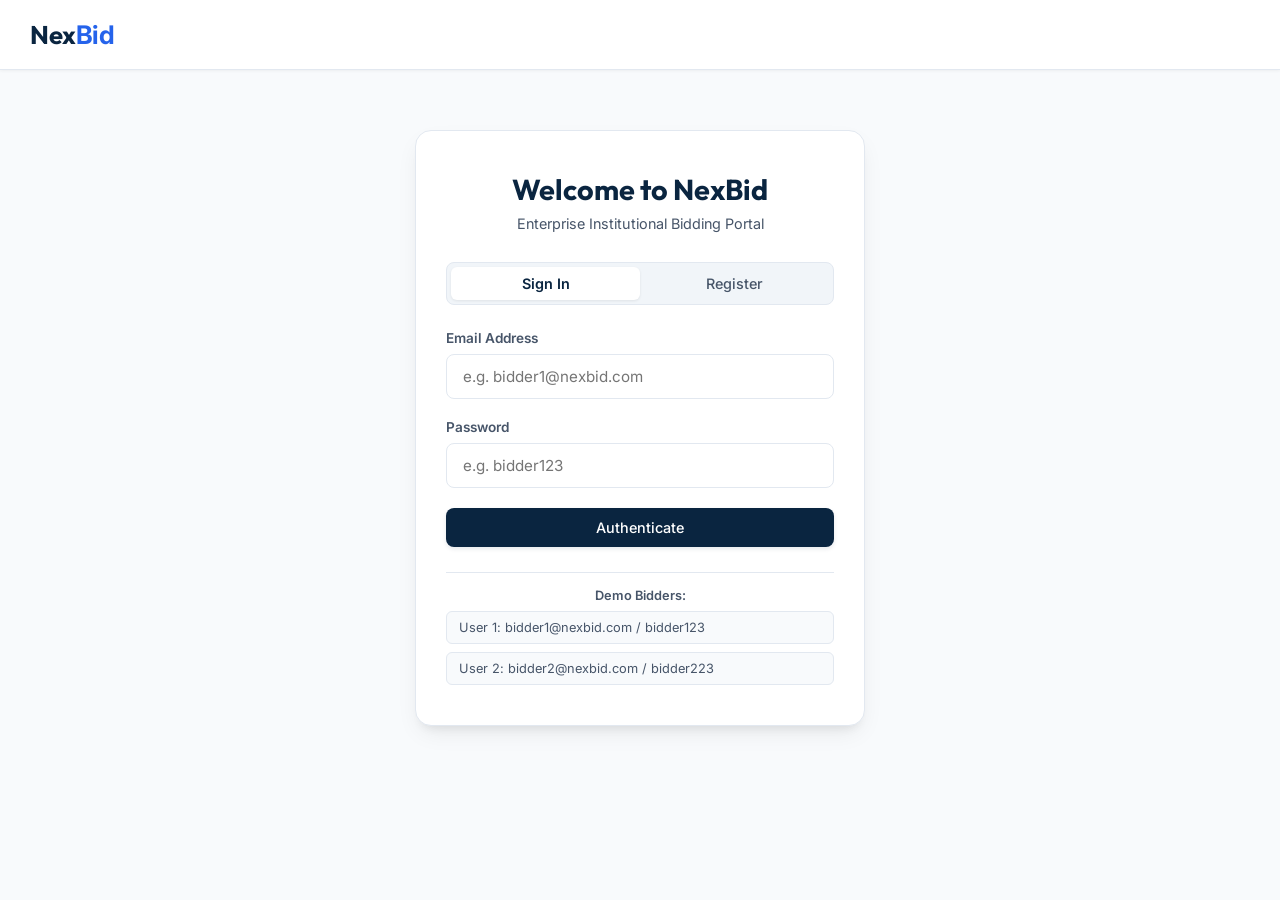
<file: app/static/index.html>
<!DOCTYPE html>
<html lang="en">
<head>
    <meta charset="UTF-8">
    <meta name="viewport" content="width=device-width, initial-scale=1.0">
    <title>NexBid - Bidding Floor</title>
    <!-- Google Fonts -->
    <link rel="preconnect" href="https://fonts.googleapis.com">
    <link rel="preconnect" href="https://fonts.gstatic.com" crossorigin>
    <link href="https://fonts.googleapis.com/css2?family=Inter:wght@300;400;500;600;700&family=Outfit:wght@400;600;700;800&display=swap" rel="stylesheet">
    <!-- Main Style Sheet -->
    <link rel="stylesheet" href="style.css?v=2">
</head>
<body>
    <div class="background-glows">
        <div class="glow glow-1"></div>
        <div class="glow glow-2"></div>
    </div>

    <!-- Header / Navbar -->
    <header class="navbar">
        <div class="nav-container">
            <h1 class="logo" id="nav-logo" style="cursor: pointer;" onclick="exitPortal()">Nex<span>Bid</span></h1>
            <div style="display: flex; gap: 15px; align-items: center;">
                <button id="btn-exit-portal" onclick="exitPortal()" class="btn btn-secondary btn-sm hidden">← Select Bank</button>
                <div id="user-profile" class="user-profile hidden">
                    <span class="role-badge" id="nav-role">User</span>
                    <span class="user-name" id="nav-username">username</span>
                    <button onclick="logout()" class="btn btn-secondary btn-sm">Sign Out</button>
                </div>
            </div>
        </div>
    </header>

    <main class="container">
        <!-- 1. Authentication View -->
        <section id="auth-section" class="auth-card">
            <div class="auth-header">
                <h2>Welcome to NexBid</h2>
                <p>Enterprise Institutional Bidding Portal</p>
            </div>
            
            <div class="auth-tabs">
                <button id="tab-login" class="tab-btn active" onclick="switchAuthTab('login')">Sign In</button>
                <button id="tab-register" class="tab-btn" onclick="switchAuthTab('register')">Register</button>
            </div>

            <!-- Login Form -->
            <form id="login-form" onsubmit="handleLogin(event)" class="auth-form">
                <div class="form-group">
                    <label for="login-email">Email Address</label>
                    <input type="email" id="login-email" required placeholder="e.g. bidder1@nexbid.com">
                </div>
                <div class="form-group">
                    <label for="login-password">Password</label>
                    <input type="password" id="login-password" required placeholder="e.g. bidder123">
                </div>
                <button type="submit" class="btn btn-primary btn-block">Authenticate</button>
                
                <div class="quick-credentials">
                    <p>Demo Bidders:</p>
                    <div class="credential-tags">
                        <span onclick="fillCredentials('bidder1@nexbid.com', 'bidder123')">User 1: bidder1@nexbid.com / bidder123</span>
                        <span onclick="fillCredentials('bidder2@nexbid.com', 'bidder223')">User 2: bidder2@nexbid.com / bidder223</span>
                    </div>
                </div>
            </form>

            <!-- Register Form -->
            <form id="register-form" onsubmit="handleRegister(event)" class="auth-form hidden">
                <div class="form-group">
                    <label for="reg-fullname">Full Name</label>
                    <input type="text" id="reg-fullname" required placeholder="e.g. John Doe">
                </div>
                <div class="form-group">
                    <label for="reg-username">Username</label>
                    <input type="text" id="reg-username" required placeholder="Min 3 characters">
                </div>
                <div class="form-group">
                    <label for="reg-email">Email Address</label>
                    <div style="display: flex; gap: 10px;">
                        <input type="email" id="reg-email" required placeholder="email@nexbid.com" style="flex: 1;">
                        <button type="button" id="btn-send-otp" class="btn btn-secondary" style="font-size: 0.85rem; padding: 0 15px;" onclick="sendOTP('bidder')">Send OTP</button>
                    </div>
                </div>
                <div class="form-group hidden" id="otp-container">
                    <label for="reg-otp">OTP Verification Code</label>
                    <input type="text" id="reg-otp" placeholder="Enter 6-digit code">
                </div>
                <div class="form-group">
                    <label for="reg-mobile">Mobile Number</label>
                    <input type="text" id="reg-mobile" required placeholder="e.g. +1 555 555 5555">
                </div>
                <div class="form-group">
                    <label for="reg-address">Address</label>
                    <input type="text" id="reg-address" required placeholder="e.g. 123 Main St, Springfield">
                </div>
                <div class="form-group">
                    <label for="reg-password">Password</label>
                    <input type="password" id="reg-password" required placeholder="Min 6 characters">
                </div>
                <button type="submit" class="btn btn-primary btn-block">Create Account</button>
            </form>
            <div id="auth-error" class="error-text hidden" style="margin-top:15px; text-align:center;"></div>
        </section>

        <!-- 2. Bank Portal Selection Directory (Shown only after login) -->
        <section id="tenant-directory" class="auth-card hidden">
            <div class="auth-header">
                <h2>Select Bank</h2>
                <p>Choose an institutional partner to bid on assets</p>
            </div>
            <div id="banks-grid" class="banks-grid">
                <!-- Banks loaded dynamically -->
                <div class="empty-state">Loading partner bank registries...</div>
            </div>
        </section>

        <!-- 3. Access Status Feedback Panel -->
        <section id="access-status-section" class="auth-card hidden" style="max-width: 500px; margin: 40px auto; text-align: center;">
            <div class="auth-header">
                <h2 id="access-status-title">Access Request</h2>
                <p id="access-status-description" class="subtitle" style="margin-top: 10px;"></p>
            </div>
            <div id="access-action-container" style="margin-top: 20px;"></div>
            <button onclick="exitPortal()" class="btn btn-secondary btn-sm" style="margin-top: 25px;">← Return to Bank Directory</button>
        </section>

        <!-- 4. User Bidding Dashboard (Shown when approved access to selected bank) -->
        <section id="user-dashboard" class="dashboard-section hidden">
            <div class="dashboard-header">
                <div>
                    <h2 id="dashboard-bank-title">Market Order Book</h2>
                    <p class="subtitle">Live-updating bidding floor. All bids validated in-memory and synchronized in real-time.</p>
                </div>
                <div class="ws-status">
                    <span class="status-dot disconnected" id="ws-dot"></span>
                    <span id="ws-status-text">Connecting...</span>
                </div>
            </div>

            <!-- Live Bid Stream -->
            <div class="auctions-wrapper">
                <h3 class="section-title">Active Liquidation Rounds</h3>
                <div id="user-auctions-grid" class="auctions-grid">
                    <div class="empty-state">No active auctions at this time. Wait for partner bank to list assets.</div>
                </div>
            </div>
        </section>
    </main>

    <!-- Global Toast Alert Container -->
    <div id="toast-container" class="toast-container"></div>

    <!-- Detailed Auction View Overlay Modal -->
    <div id="detail-modal" class="detail-modal hidden">
        <div class="detail-modal-backdrop" onclick="closeAuctionDetail()"></div>
        <div class="detail-modal-content glass-card">
            <div class="detail-modal-header">
                <h2 id="detail-title">Asset Liquidation Details</h2>
                <button onclick="closeAuctionDetail()" class="btn btn-secondary btn-sm">Close Console</button>
            </div>
            
            <div class="detail-grid">
                <!-- Left: Asset Stats & Bidding form -->
                <div class="detail-main">
                    <div class="detail-info-block">
                        <span class="label">Time Remaining</span>
                        <div id="detail-timer" class="detail-timer-val">Calculating...</div>
                    </div>
                    <div class="detail-info-block">
                        <span class="label">Collateral Description</span>
                        <p id="detail-desc" class="detail-desc-text">Full description details...</p>
                    </div>
                    <div class="detail-pricing-grid">
                        <div class="detail-info-block">
                            <span class="label">Starting Price</span>
                            <div id="detail-start-price" class="detail-val">₹0.00</div>
                        </div>
                        <div class="detail-info-block">
                            <span class="label">Current Price</span>
                            <div id="detail-current-price" class="detail-val highlight">₹0.00</div>
                            <div class="highest-bidder-label">
                                Bidder ID: <span id="detail-bidder-id">None</span>
                            </div>
                        </div>
                    </div>

                    <!-- Place Bid Panel -->
                    <div class="bid-panel">
                        <h3>Submit Bidding Order</h3>
                        <form onsubmit="handlePlaceDetailBid(event)">
                            <div class="bid-input-container">
                                <span class="currency-symbol">₹</span>
                                <input type="number" step="0.01" id="bid-amount-input" required placeholder="0.00">
                                <button type="submit" class="btn btn-primary">Place Bid</button>
                            </div>
                            <span class="bid-guidance" id="detail-min-bid-help">Specify amount higher than current price.</span>
                        </form>
                    </div>
                </div>

                <!-- Right: Asset Bid History List -->
                <div class="detail-sidebar">
                    <h3>Bidding History</h3>
                    <div id="detail-bids-list" class="ledger-stream">
                        <div class="ledger-placeholder">No bids recorded yet.</div>
                    </div>
                </div>
            </div>
        </div>
    </div>

    <!-- JS code -->
    <script src="script.js"></script>
</body>
</html>
</file>
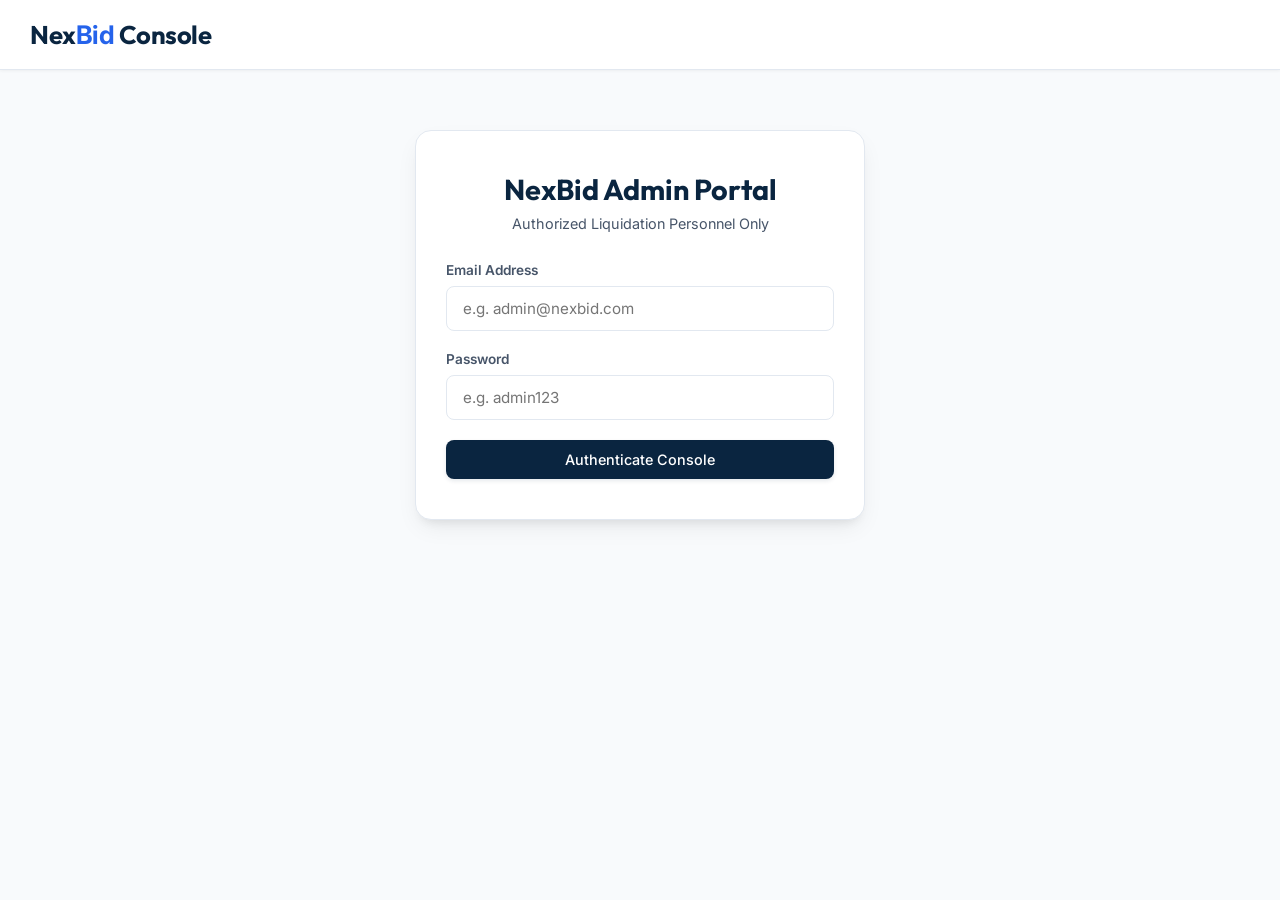
<file: app/static/admin.html>
<!DOCTYPE html>
<html lang="en">
<head>
    <meta charset="UTF-8">
    <meta name="viewport" content="width=device-width, initial-scale=1.0">
    <title>NexBid - Admin Liquidation Console</title>
    <!-- Google Fonts -->
    <link rel="preconnect" href="https://fonts.googleapis.com">
    <link rel="preconnect" href="https://fonts.gstatic.com" crossorigin>
    <link href="https://fonts.googleapis.com/css2?family=Inter:wght@300;400;500;600;700&family=Outfit:wght@400;600;700;800&display=swap" rel="stylesheet">
    <!-- Main Style Sheet -->
    <link rel="stylesheet" href="style.css?v=2">
</head>
<body>
    <div class="background-glows">
        <div class="glow glow-1"></div>
        <div class="glow glow-2"></div>
    </div>

    <!-- Header / Navbar -->
    <header class="navbar">
        <div class="nav-container">
            <h1 class="logo">Nex<span>Bid</span> Console</h1>
            <div id="user-profile" class="user-profile hidden">
                <span class="role-badge admin" id="nav-role">Admin</span>
                <span class="user-name" id="nav-username">username</span>
                <button onclick="logout()" class="btn btn-secondary btn-sm">Sign Out</button>
            </div>
        </div>
    </header>

    <main class="container">
        <!-- 1. Authentication View (Admin Only) -->
        <section id="auth-section" class="auth-card">
            <div class="auth-header">
                <h2>NexBid Admin Portal</h2>
                <p>Authorized Liquidation Personnel Only</p>
            </div>

            <!-- Login Form -->
            <form id="login-form" onsubmit="handleLogin(event)" class="auth-form">
                <div class="form-group">
                    <label for="login-email">Email Address</label>
                    <input type="email" id="login-email" required placeholder="e.g. admin@nexbid.com">
                </div>
                <div class="form-group">
                    <label for="login-password">Password</label>
                    <input type="password" id="login-password" required placeholder="e.g. admin123">
                </div>
                <button type="submit" class="btn btn-primary btn-block">Authenticate Console</button>
                
                <!-- <div class="quick-credentials">
                    <p>Demo Console Credentials:</p>
                    <div class="credential-tags">
                        <span onclick="fillCredentials('admin@nexbid.com', 'admin123')">Admin: admin@nexbid.com / admin123</span>
                        <span onclick="fillCredentials('bank1@nexbid.com', 'bank1234')">Bank: bank1@nexbid.com / bank1234</span>
                    </div>
                </div> -->
            </form>
            <div id="auth-error" class="error-text hidden"></div>
        </section>

        <!-- 2. Admin Workspace Dashboard -->
        <section id="admin-dashboard" class="dashboard-section hidden">
            <div class="dashboard-header">
                <div>
                    <h2>Liquidation Console</h2>
                    <p class="subtitle">Admin workspace to create and manage institutional bidding rounds</p>
                </div>
            </div>

            <div class="admin-grid">
                <!-- Create Auction Form Card -->
                <div class="glass-card admin-form-card">
                    <h3>List Asset for Auction</h3>
                    <form onsubmit="handleCreateAuction(event)">
                        <div class="form-group">
                            <label for="auc-title">Asset Title</label>
                            <input type="text" id="auc-title" required placeholder="e.g. US Treasury Bonds Block #4092">
                        </div>
                        <div class="form-group">
                            <label for="auc-desc">Description / Details</label>
                            <textarea id="auc-desc" rows="3" placeholder="Specify collateral detail, rating, yield metrics..."></textarea>
                        </div>
                        <div class="grid-2-col">
                            <div class="form-group">
                                <label for="auc-price">Start Price (INR)</label>
                                <input type="number" step="0.01" id="auc-price" required placeholder="e.g. 50000.00">
                            </div>
                            <div class="form-group">
                                <label for="auc-duration">Duration (Minutes)</label>
                                <input type="number" id="auc-duration" required placeholder="e.g. 10">
                            </div>
                        </div>
                        <button type="submit" class="btn btn-primary btn-block">Launch Auction</button>
                    </form>
                </div>

                <!-- Admin Stats/Overview Card -->
                <div class="glass-card admin-stats-card">
                    <h3>Live Auction Overview</h3>
                    <div id="admin-auctions-list" class="admin-auctions-list">
                        <!-- Filled dynamically -->
                        <div class="empty-state">No active auctions listed. Use the form to list one!</div>
                    </div>
                </div>
            </div>
        </section>
    </main>

    <!-- Global Toast Alert Container -->
    <div id="toast-container" class="toast-container"></div>

    <!-- Admin Frontend Logic -->
    <script src="admin.js"></script>
</body>
</html>
</file>
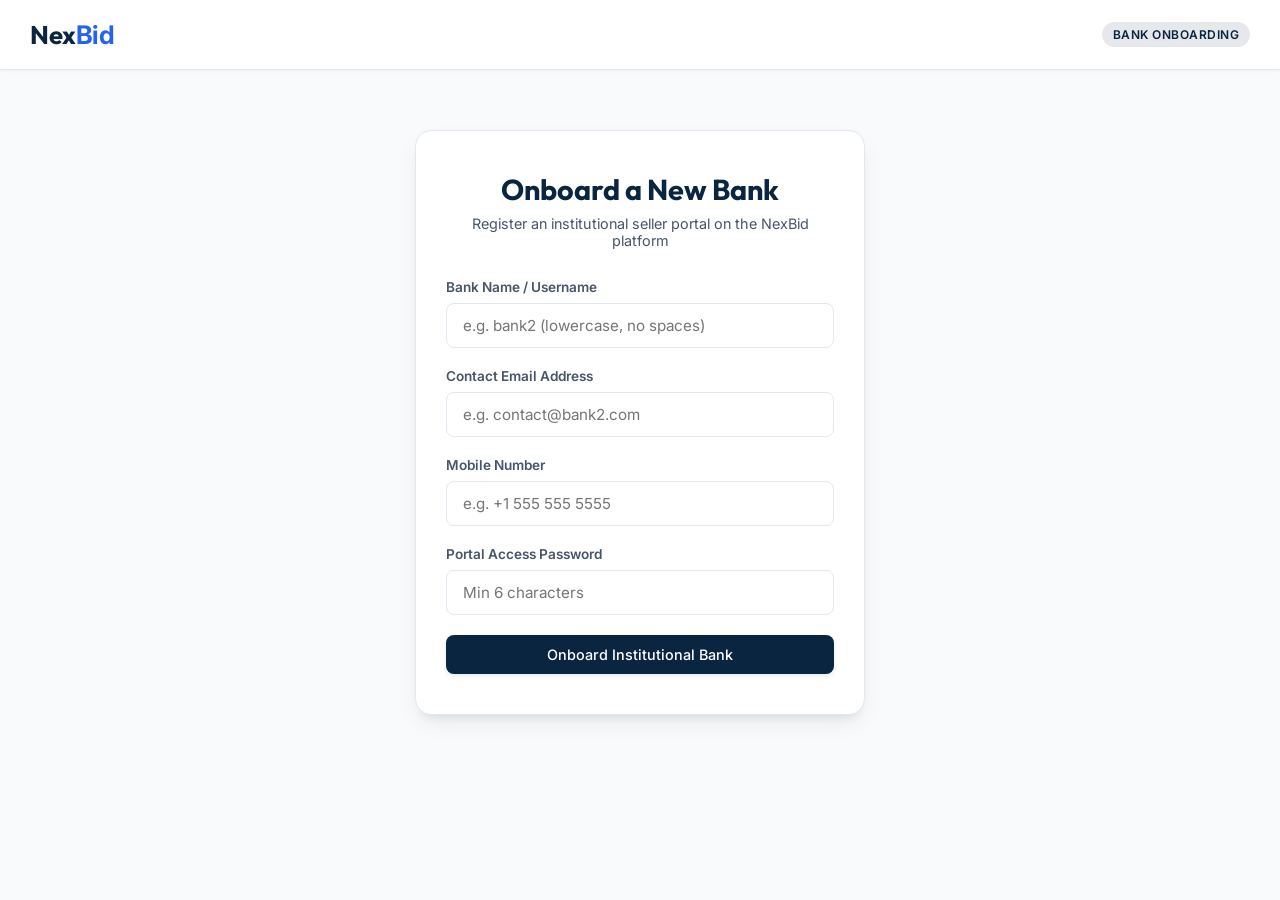
<file: app/static/bank-onboard.html>
<!DOCTYPE html>
<html lang="en">
<head>
    <meta charset="UTF-8">
    <meta name="viewport" content="width=device-width, initial-scale=1.0">
    <title>NexBid - Bank Onboarding</title>
    <!-- Google Fonts -->
    <link rel="preconnect" href="https://fonts.googleapis.com">
    <link rel="preconnect" href="https://fonts.gstatic.com" crossorigin>
    <link href="https://fonts.googleapis.com/css2?family=Inter:wght@300;400;500;600;700&family=Outfit:wght@400;600;700;800&display=swap" rel="stylesheet">
    <!-- Main Style Sheet -->
    <link rel="stylesheet" href="style.css">
    <style>
        .onboard-success-card {
            text-align: center;
            padding: 20px 10px;
        }
        .success-icon {
            font-size: 3rem;
            color: var(--success);
            margin-bottom: 15px;
        }
        .success-details {
            background-color: var(--bg-light);
            border: 1px solid var(--card-border);
            border-radius: 8px;
            padding: 15px;
            margin: 20px 0;
            text-align: left;
        }
        .success-details p {
            margin-bottom: 8px;
            font-size: 0.95rem;
        }
        .success-details p strong {
            color: var(--primary);
        }
        .btn-group {
            display: flex;
            flex-direction: column;
            gap: 10px;
            margin-top: 20px;
        }
        .success-badge {
            display: inline-block;
            background-color: var(--success-bg);
            color: var(--success);
            border: 1px solid var(--success-border);
            padding: 4px 10px;
            border-radius: 12px;
            font-size: 0.85rem;
            font-weight: 500;
            margin-bottom: 15px;
        }
    </style>
</head>
<body>
    <div class="background-glows">
        <div class="glow glow-1"></div>
        <div class="glow glow-2"></div>
    </div>

    <!-- Header / Navbar -->
    <header class="navbar">
        <div class="nav-container">
            <h1 class="logo" style="cursor: pointer;" onclick="window.location.href='/'">Nex<span>Bid</span></h1>
            <span class="role-badge" style="background-color: var(--primary-glow); color: var(--primary); border: 1px solid var(--card-border);">Bank Onboarding</span>
        </div>
    </header>

    <main class="container">
        <!-- Onboarding Form Card -->
        <section id="onboard-section" class="auth-card">
            <div class="auth-header">
                <h2>Onboard a New Bank</h2>
                <p>Register an institutional seller portal on the NexBid platform</p>
            </div>

            <form id="onboard-form" onsubmit="handleOnboard(event)" class="auth-form">
                <div class="form-group">
                    <label for="onboard-username">Bank Name / Username</label>
                    <input type="text" id="onboard-username" required placeholder="e.g. bank2 (lowercase, no spaces)" pattern="^[a-zA-Z0-9_\-]+$" title="Alphanumeric characters, dashes or underscores only">
                </div>
                
                <div class="form-group">
                    <label for="onboard-email">Contact Email Address</label>
                    <input type="email" id="onboard-email" required placeholder="e.g. contact@bank2.com">
                </div>

                <div class="form-group">
                    <label for="onboard-mobile">Mobile Number</label>
                    <input type="text" id="onboard-mobile" required placeholder="e.g. +1 555 555 5555">
                </div>

                <div class="form-group">
                    <label for="onboard-password">Portal Access Password</label>
                    <input type="password" id="onboard-password" required placeholder="Min 6 characters" minlength="6">
                </div>

                <button type="submit" class="btn btn-primary btn-block">Onboard Institutional Bank</button>
            </form>
            <div id="onboard-error" class="error-text hidden" style="margin-top: 15px;"></div>
        </section>

        <!-- Onboarding Success Card (Hidden by Default) -->
        <section id="success-section" class="auth-card hidden">
            <div class="onboard-success-card">
                <div class="success-icon">✓</div>
                <span class="success-badge">Active</span>
                <h2>Institution Onboarded Successfully</h2>
                <p class="subtitle" style="margin-top: 5px;">Your private institutional portal is now live and active.</p>

                <div class="success-details">
                    <p><strong>Bank Portal Username:</strong> <span id="lbl-bank-username"></span></p>
                    <p><strong>Registered Email:</strong> <span id="lbl-bank-email"></span></p>
                    <p><strong>Portal URL:</strong> <span id="lbl-bank-url" style="color: var(--accent); font-family: monospace; font-size: 0.85rem;"></span></p>
                </div>

                <div class="btn-group">
                    <a id="lnk-portal" href="#" class="btn btn-primary" style="text-decoration: none; text-align: center;">Enter Bidding Portal</a>
                    <a href="/admin.html" class="btn btn-secondary" style="text-decoration: none; text-align: center;">Open Admin Console login</a>
                    <a href="/" class="btn btn-secondary" style="text-decoration: none; text-align: center; border: none; background: transparent; color: var(--text-muted);">Back to Home Directory</a>
                </div>
            </div>
        </section>
    </main>

    <script>
        const API_BASE = window.location.origin;

        async function handleOnboard(e) {
            e.preventDefault();
            const usernameInput = document.getElementById("onboard-username");
            const emailInput = document.getElementById("onboard-email");
            const mobileInput = document.getElementById("onboard-mobile");
            const passwordInput = document.getElementById("onboard-password");
            const errorEl = document.getElementById("onboard-error");
            
            errorEl.classList.add("hidden");
            errorEl.textContent = "";

            const username = usernameInput.value.trim().toLowerCase();
            const email = emailInput.value.trim();
            const mobile_number = mobileInput.value.trim();
            const password = passwordInput.value;

            try {
                // Post directly to register API with role="bank"
                const response = await fetch(`${API_BASE}/users/register`, {
                    method: "POST",
                    headers: { "Content-Type": "application/json" },
                    body: JSON.stringify({
                        username,
                        email,
                        password,
                        mobile_number,
                        role: "bank"
                    })
                });

                if (!response.ok) {
                    const data = await response.json();
                    throw new Error(data.detail || "Onboarding failed");
                }

                const newBank = await response.json();
                
                // Show Success Card
                document.getElementById("onboard-section").classList.add("hidden");
                document.getElementById("success-section").classList.remove("hidden");

                // Update details
                document.getElementById("lbl-bank-username").textContent = newBank.username;
                document.getElementById("lbl-bank-email").textContent = newBank.email;
                
                const portalPath = `/?bank=${newBank.username}`;
                document.getElementById("lbl-bank-url").textContent = window.location.origin + portalPath;
                document.getElementById("lnk-portal").href = portalPath;

            } catch (err) {
                errorEl.textContent = err.message;
                errorEl.classList.remove("hidden");
            }
        }
    </script>
</body>
</html>
</file>
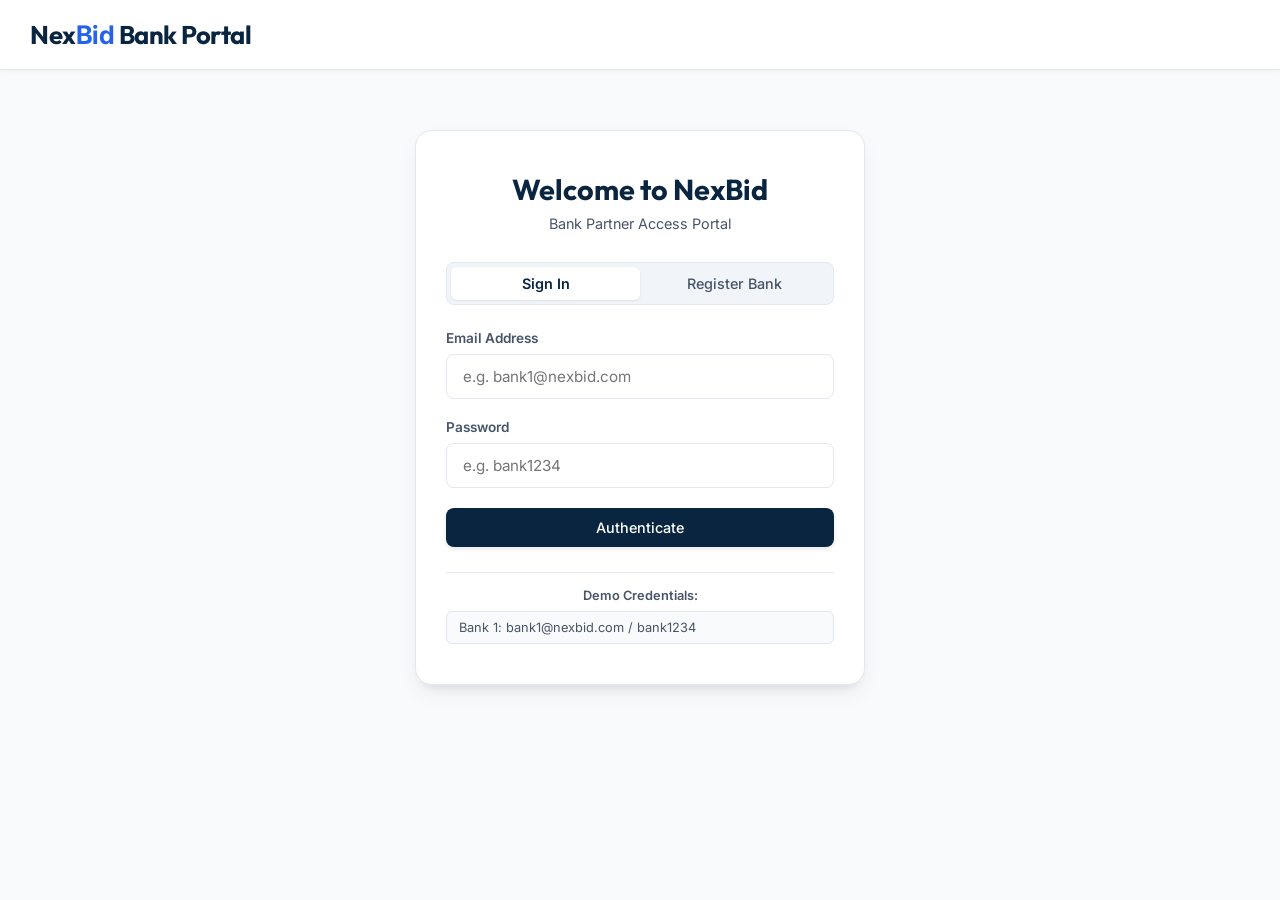
<file: app/static/bank.html>
<!DOCTYPE html>
<html lang="en">
<head>
    <meta charset="UTF-8">
    <meta name="viewport" content="width=device-width, initial-scale=1.0">
    <title>NexBid - Bank Portal</title>
    <!-- Google Fonts -->
    <link rel="preconnect" href="https://fonts.googleapis.com">
    <link rel="preconnect" href="https://fonts.gstatic.com" crossorigin>
    <link href="https://fonts.googleapis.com/css2?family=Inter:wght@300;400;500;600;700&family=Outfit:wght@400;600;700;800&display=swap" rel="stylesheet">
    <!-- Main Style Sheet -->
    <link rel="stylesheet" href="style.css?v=2">
</head>
<body>
    <div class="background-glows">
        <div class="glow glow-1"></div>
        <div class="glow glow-2"></div>
    </div>

    <!-- Header / Navbar -->
    <header class="navbar">
        <div class="nav-container">
            <h1 class="logo">Nex<span>Bid</span> Bank Portal</h1>
            <div id="user-profile" class="user-profile hidden">
                <span class="role-badge bank" id="nav-role">Bank</span>
                <span class="user-name" id="nav-username">username</span>
                <button onclick="logout()" class="btn btn-secondary btn-sm">Sign Out</button>
            </div>
        </div>
    </header>

    <main class="container">
        <!-- 1. Authentication View -->
        <section id="auth-section" class="auth-card">
            <div class="auth-header">
                <h2>Welcome to NexBid</h2>
                <p>Bank Partner Access Portal</p>
            </div>
            
            <div class="auth-tabs">
                <button id="tab-login" class="tab-btn active" onclick="switchAuthTab('login')">Sign In</button>
                <button id="tab-register" class="tab-btn" onclick="switchAuthTab('register')">Register Bank</button>
            </div>

            <!-- Login Form -->
            <form id="login-form" onsubmit="handleLogin(event)" class="auth-form">
                <div class="form-group">
                    <label for="login-email">Email Address</label>
                    <input type="email" id="login-email" required placeholder="e.g. bank1@nexbid.com">
                </div>
                <div class="form-group">
                    <label for="login-password">Password</label>
                    <input type="password" id="login-password" required placeholder="e.g. bank1234">
                </div>
                <button type="submit" class="btn btn-primary btn-block">Authenticate</button>
                
                <div class="quick-credentials">
                    <p>Demo Credentials:</p>
                    <div class="credential-tags">
                        <span onclick="fillCredentials('bank1@nexbid.com', 'bank1234')">Bank 1: bank1@nexbid.com / bank1234</span>
                    </div>
                </div>
            </form>

            <!-- Register Form -->
            <form id="register-form" onsubmit="handleRegister(event)" class="auth-form hidden">
                <div class="form-group">
                    <label for="reg-fullname">Bank Name</label>
                    <input type="text" id="reg-fullname" required placeholder="e.g. Nexa Bank">
                </div>
                <div class="form-group">
                    <label for="reg-username">Bank Code / Identifier</label>
                    <input type="text" id="reg-username" required placeholder="e.g. nexabank">
                </div>
                <div class="form-group">
                    <label for="reg-email">Gmail Address</label>
                    <div style="display: flex; gap: 10px;">
                        <input type="email" id="reg-email" required placeholder="email@gmail.com" style="flex: 1;">
                        <button type="button" id="btn-send-otp" class="btn btn-secondary" style="font-size: 0.85rem; padding: 0 15px;" onclick="sendOTP('bank')">Send OTP</button>
                    </div>
                </div>
                <div class="form-group hidden" id="otp-container">
                    <label for="reg-otp">OTP Verification Code</label>
                    <input type="text" id="reg-otp" placeholder="Enter 6-digit code">
                </div>
                <div class="form-group">
                    <label for="reg-branch">Branch</label>
                    <input type="text" id="reg-branch" required placeholder="e.g. Ohio Central Branch">
                </div>
                <div class="form-group">
                    <label for="reg-mobile">Contact Mobile Number</label>
                    <input type="text" id="reg-mobile" required placeholder="e.g. +1 555 555 5555">
                </div>
                <div class="form-group">
                    <label for="reg-address">Headquarters Address</label>
                    <input type="text" id="reg-address" required placeholder="e.g. 100 Wall Street, NY">
                </div>
                <div class="form-group">
                    <label for="reg-password">Password</label>
                    <input type="password" id="reg-password" required placeholder="Min 6 characters">
                </div>
                <button type="submit" class="btn btn-primary btn-block">Register Partner Bank</button>
            </form>
            <div id="auth-error" class="error-text hidden" style="margin-top: 15px; text-align: center;"></div>
        </section>

        <!-- 2. Bank Workspace Dashboard -->
        <section id="bank-dashboard" class="dashboard-section hidden">
            <div class="dashboard-header">
                <div>
                    <h2 id="bank-title">Partner Bidding Dashboard</h2>
                    <p class="subtitle" id="bank-subtitle">Branch Workspace</p>
                </div>
            </div>

            <div class="admin-grid">
                <!-- Create Auction Form Card -->
                <div class="glass-card admin-form-card">
                    <h3>List Asset for Auction</h3>
                    <form onsubmit="handleCreateAuction(event)">
                        <div class="form-group">
                            <label for="auc-title">Asset Title</label>
                            <input type="text" id="auc-title" required placeholder="e.g. US Treasury Bonds Block #4092">
                        </div>
                        <div class="form-group">
                            <label for="auc-desc">Description / Details</label>
                            <textarea id="auc-desc" rows="3" placeholder="Specify collateral detail, rating, yield metrics..."></textarea>
                        </div>
                        <div class="grid-2-col">
                            <div class="form-group">
                                <label for="auc-price">Start Price (INR)</label>
                                <input type="number" step="0.01" id="auc-price" required placeholder="e.g. 50000.00">
                            </div>
                            <div class="form-group">
                                <label for="auc-duration">Duration (Minutes)</label>
                                <input type="number" id="auc-duration" required placeholder="e.g. 10">
                            </div>
                        </div>
                        <button type="submit" class="btn btn-primary btn-block">Launch Auction</button>
                    </form>
                </div>

                <!-- Notifications & Requests Panel -->
                <div class="glass-card admin-stats-card">
                    <h3>Bidding Access Requests</h3>
                    <div id="requests-container" style="max-height: 400px; overflow-y: auto; margin-top: 15px;">
                        <div class="empty-state">No access requests at this time.</div>
                    </div>
                </div>
            </div>

            <!-- Active Listings & Trade Feed Grid -->
            <div class="dashboard-grid" style="margin-top: 30px;">
                <!-- Active Auctions -->
                <div class="glass-card">
                    <h3>Active Listings</h3>
                    <div id="active-auctions-list" class="ledger-stream" style="max-height: 400px; overflow-y: auto; margin-top: 15px;">
                        <div class="empty-state">No active listings. Use the form above to list assets.</div>
                    </div>
                </div>

                <!-- Live Trade Ledger -->
                <div class="glass-card">
                    <h3>Live Trades Ledger (Redis Stream)</h3>
                    <div id="ledger-stream" class="ledger-stream" style="max-height: 400px; overflow-y: auto; margin-top: 15px;">
                        <div class="ledger-placeholder">Ledger is active. Live bids will stream here...</div>
                    </div>
                </div>
            </div>
        </section>
    </main>

    <!-- Global Toast Alert Container -->
    <div id="toast-container" class="toast-container"></div>

    <!-- JS code -->
    <script src="bank.js"></script>
</body>
</html>
</file>
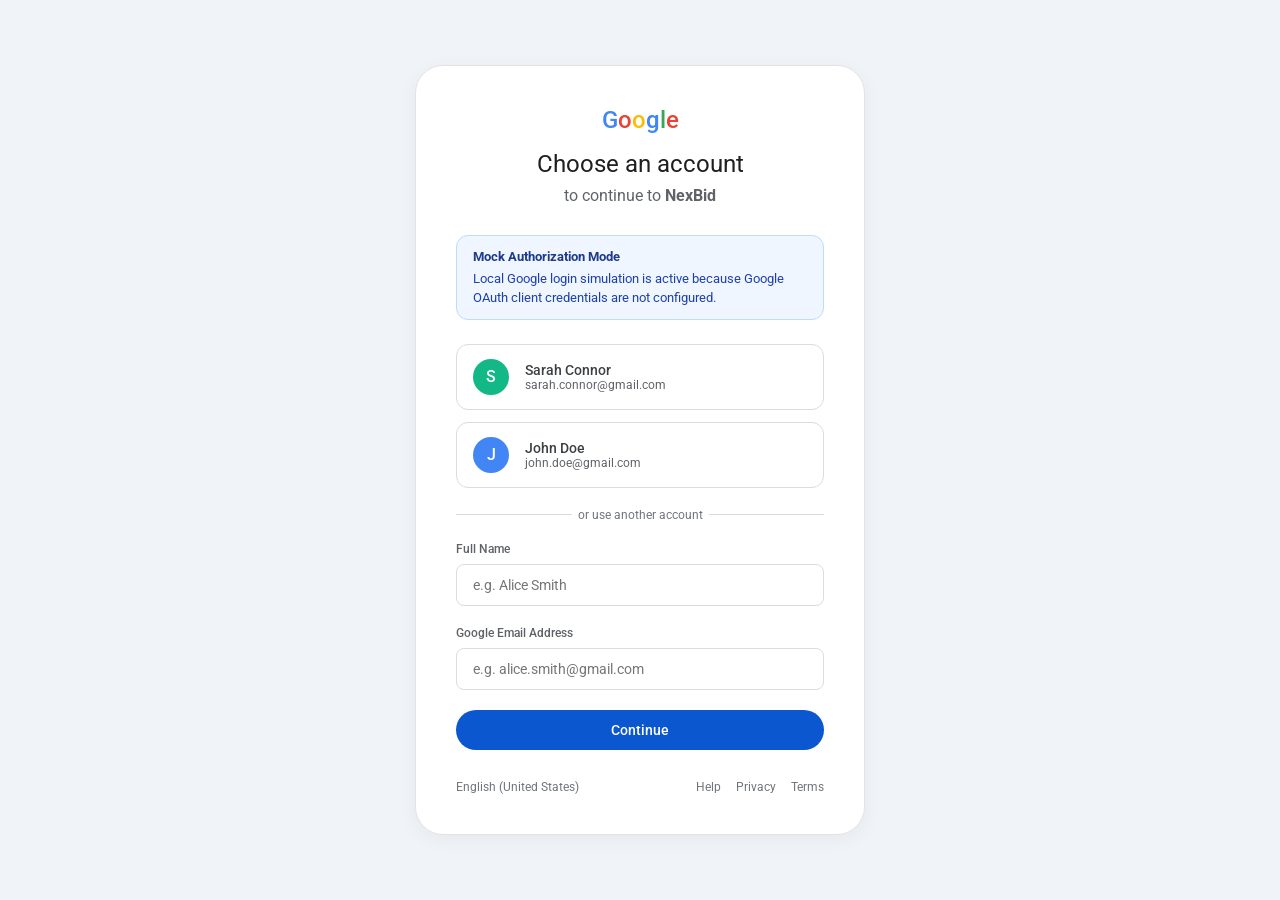
<file: app/static/mock-google-login.html>
<!DOCTYPE html>
<html lang="en">
<head>
    <meta charset="UTF-8">
    <meta name="viewport" content="width=device-width, initial-scale=1.0">
    <title>Sign in - Google Accounts</title>
    <!-- Google Fonts -->
    <link rel="preconnect" href="https://fonts.googleapis.com">
    <link rel="preconnect" href="https://fonts.gstatic.com" crossorigin>
    <link href="https://fonts.googleapis.com/css2?family=Roboto:wght@400;500;700&display=swap" rel="stylesheet">
    <style>
        * {
            box-sizing: border-box;
            margin: 0;
            padding: 0;
            font-family: 'Roboto', sans-serif;
        }
        body {
            background-color: #f0f4f9;
            display: flex;
            align-items: center;
            justify-content: center;
            min-height: 100vh;
            color: #1f1f1f;
        }
        .login-card {
            background: #ffffff;
            width: 450px;
            padding: 40px;
            border-radius: 28px;
            box-shadow: 0 4px 20px rgba(0, 0, 0, 0.05);
            text-align: left;
            border: 1px solid #e3e3e3;
        }
        .header {
            text-align: center;
            margin-bottom: 30px;
        }
        .logo {
            display: inline-block;
            font-size: 24px;
            font-weight: 500;
            margin-bottom: 16px;
        }
        .logo span:nth-child(1) { color: #4285F4; } /* G */
        .logo span:nth-child(2) { color: #EA4335; } /* o */
        .logo span:nth-child(3) { color: #FBBC05; } /* o */
        .logo span:nth-child(4) { color: #4285F4; } /* g */
        .logo span:nth-child(5) { color: #34A853; } /* l */
        .logo span:nth-child(6) { color: #EA4335; } /* e */
        
        h1 {
            font-size: 24px;
            font-weight: 400;
            color: #1f1f1f;
            margin-bottom: 8px;
        }
        .subtitle {
            font-size: 16px;
            color: #5f6368;
            margin-bottom: 24px;
        }
        .auth-notice {
            background: #eff6ff;
            border: 1px solid #bfdbfe;
            color: #1e40af;
            padding: 12px 16px;
            border-radius: 12px;
            font-size: 13px;
            line-height: 1.4;
            margin-bottom: 24px;
            display: flex;
            flex-direction: column;
            gap: 4px;
        }
        .auth-notice strong {
            color: #1e3a8a;
        }
        
        .account-list {
            display: flex;
            flex-direction: column;
            gap: 12px;
            margin-bottom: 20px;
        }
        .account-item {
            display: flex;
            align-items: center;
            gap: 16px;
            padding: 14px 16px;
            border: 1px solid #dadce0;
            border-radius: 12px;
            cursor: pointer;
            transition: all 0.2s ease;
        }
        .account-item:hover {
            background-color: #f8fafd;
            border-color: #4285F4;
        }
        .avatar {
            width: 36px;
            height: 36px;
            border-radius: 50%;
            background: #4285f4;
            color: #ffffff;
            display: flex;
            align-items: center;
            justify-content: center;
            font-weight: 500;
            font-size: 16px;
        }
        .account-info {
            display: flex;
            flex-direction: column;
        }
        .account-name {
            font-weight: 500;
            font-size: 14px;
            color: #3c4043;
        }
        .account-email {
            font-size: 12px;
            color: #5f6368;
        }
        
        .divider {
            display: flex;
            align-items: center;
            text-align: center;
            color: #70757a;
            font-size: 12px;
            margin: 20px 0;
        }
        .divider::before, .divider::after {
            content: '';
            flex: 1;
            border-bottom: 1px solid #dadce0;
        }
        .divider:not(:empty)::before {
            margin-right: .5em;
        }
        .divider:not(:empty)::after {
            margin-left: .5em;
        }
        
        .form-group {
            display: flex;
            flex-direction: column;
            gap: 8px;
            margin-bottom: 20px;
        }
        .form-group label {
            font-size: 12px;
            font-weight: 500;
            color: #5f6368;
        }
        input {
            width: 100%;
            border: 1px solid #dadce0;
            border-radius: 8px;
            padding: 12px 16px;
            font-size: 14px;
            outline: none;
            transition: all 0.2s ease;
        }
        input:focus {
            border-color: #4285F4;
            box-shadow: 0 0 0 2px rgba(66, 133, 244, 0.15);
        }
        .btn-submit {
            background-color: #0b57d0;
            color: #ffffff;
            border: none;
            border-radius: 100px;
            padding: 12px 24px;
            font-size: 14px;
            font-weight: 500;
            cursor: pointer;
            width: 100%;
            transition: background-color 0.2s;
            text-align: center;
        }
        .btn-submit:hover {
            background-color: #0842a0;
        }
        
        .footer {
            display: flex;
            justify-content: space-between;
            margin-top: 30px;
            font-size: 12px;
            color: #70757a;
        }
        .footer a {
            color: #70757a;
            text-decoration: none;
            margin-left: 12px;
        }
        .footer a:hover {
            text-decoration: underline;
        }
    </style>
</head>
<body>
    <div class="login-card">
        <div class="header">
            <div class="logo">
                <span>G</span><span>o</span><span>o</span><span>g</span><span>l</span><span>e</span>
            </div>
            <h1>Choose an account</h1>
            <p class="subtitle">to continue to <strong>NexBid</strong></p>
        </div>
        
        <div class="auth-notice">
            <span><strong>Mock Authorization Mode</strong></span>
            <span>Local Google login simulation is active because Google OAuth client credentials are not configured.</span>
        </div>
        
        <div class="account-list">
            <div class="account-item" onclick="loginWith('Sarah Connor', 'sarah.connor@gmail.com')">
                <div class="avatar" style="background: #12b886;">S</div>
                <div class="account-info">
                    <span class="account-name">Sarah Connor</span>
                    <span class="account-email">sarah.connor@gmail.com</span>
                </div>
            </div>
            <div class="account-item" onclick="loginWith('John Doe', 'john.doe@gmail.com')">
                <div class="avatar">J</div>
                <div class="account-info">
                    <span class="account-name">John Doe</span>
                    <span class="account-email">john.doe@gmail.com</span>
                </div>
            </div>
        </div>
        
        <div class="divider">or use another account</div>
        
        <form onsubmit="handleCustomLogin(event)">
            <div class="form-group">
                <label for="custom-name">Full Name</label>
                <input type="text" id="custom-name" required placeholder="e.g. Alice Smith">
            </div>
            <div class="form-group">
                <label for="custom-email">Google Email Address</label>
                <input type="email" id="custom-email" required placeholder="e.g. alice.smith@gmail.com">
            </div>
            <button type="submit" class="btn-submit">Continue</button>
        </form>
        
        <div class="footer">
            <span>English (United States)</span>
            <div>
                <a href="#">Help</a>
                <a href="#">Privacy</a>
                <a href="#">Terms</a>
            </div>
        </div>
    </div>

    <script>
        function loginWith(name, email) {
            submitMockAuth(name, email);
        }
        
        function handleCustomLogin(e) {
            e.preventDefault();
            const name = document.getElementById("custom-name").value.trim();
            const email = document.getElementById("custom-email").value.trim();
            submitMockAuth(name, email);
        }
        
        function submitMockAuth(name, email) {
            // Encode code as mock:email:name
            const code = "mock:" + encodeURIComponent(email) + ":" + encodeURIComponent(name);
            window.location.href = "/auth/google/callback?code=" + code;
        }
    </script>
</body>
</html>
</file>
<file: app/static/style.css>
/* Root Settings & Color Tokens (Premium Light Banking Theme) */
:root {
    --bg-light: #f8fafc; /* Light Slate */
    --card-bg: #ffffff; /* Pure White */
    --card-border: #e2e8f0; /* Soft Border */
    --card-border-hover: #3b82f6; /* Blue Highlight */
    
    --primary: #0a2540; /* Deep Navy Banking Header */
    --primary-hover: #1e3a8a;
    --primary-glow: rgba(10, 37, 64, 0.1);
    
    --accent: #2563eb; /* Royal Blue */
    --accent-hover: #1d4ed8;
    
    --text-main: #0f172a; /* Slate 900 */
    --text-muted: #475569; /* Slate 600 */
    --text-dim: #94a3b8; /* Slate 400 */
    
    --success: #10b981; /* Emerald 500 */
    --success-bg: #ecfdf5;
    --success-border: #a7f3d0;
    
    --danger: #ef4444; /* Red 500 */
    --danger-bg: #fef2f2;
    --danger-border: #fecaca;
    
    --warning: #f59e0b; /* Amber 500 */
    --warning-bg: #fffbeb;
    --warning-border: #fde68a;
}

/* Global Reset */
* {
    box-sizing: border-box;
    margin: 0;
    padding: 0;
    font-family: 'Inter', sans-serif;
    -webkit-font-smoothing: antialiased;
}

body {
    background-color: var(--bg-light);
    color: var(--text-main);
    min-height: 100vh;
    overflow-x: hidden;
    position: relative;
}

/* Custom Scrollbar for Light Mode */
::-webkit-scrollbar {
    width: 6px;
    height: 6px;
}
::-webkit-scrollbar-track {
    background: #f1f5f9;
}
::-webkit-scrollbar-thumb {
    background: #cbd5e1;
    border-radius: 4px;
}
::-webkit-scrollbar-thumb:hover {
    background: #94a3b8;
}

/* Typography Extensions */
h1, h2, h3, .logo {
    font-family: 'Outfit', sans-serif;
    font-weight: 700;
}

/* Navigation Bar */
.navbar {
    background: #ffffff;
    border-bottom: 1px solid var(--card-border);
    position: sticky;
    top: 0;
    z-index: 100;
    height: 70px;
    box-shadow: 0 1px 3px rgba(0, 0, 0, 0.05);
}

.nav-container {
    max-width: 1400px;
    height: 100%;
    margin: 0 auto;
    display: flex;
    justify-content: space-between;
    align-items: center;
    padding: 0 30px;
}

.logo {
    font-size: 1.6rem;
    letter-spacing: -0.5px;
    color: var(--primary);
}

.logo span {
    color: var(--accent);
}

.user-profile {
    display: flex;
    align-items: center;
    gap: 15px;
}

.role-badge {
    font-size: 0.75rem;
    font-weight: 600;
    text-transform: uppercase;
    letter-spacing: 0.5px;
    background: #dbeafe;
    border: 1px solid #bfdbfe;
    color: #1e40af;
    padding: 4px 10px;
    border-radius: 20px;
}

.role-badge.admin {
    background: #fef3c7;
    border-color: #fde68a;
    color: #b45309;
}

.role-badge.bank {
    background: #f3e8ff;
    border-color: #e9d5ff;
    color: #6b21a8;
}

.user-name {
    font-weight: 500;
    color: var(--text-muted);
}

/* Container */
.container {
    max-width: 1400px;
    margin: 40px auto;
    padding: 0 30px;
}

/* Layout Utilities */
.hidden {
    display: none !important;
}

/* Buttons */
.btn {
    display: inline-flex;
    align-items: center;
    justify-content: center;
    padding: 10px 22px;
    font-size: 0.9rem;
    font-weight: 500;
    border-radius: 8px;
    border: 1px solid transparent;
    cursor: pointer;
    transition: all 0.2s ease;
    outline: none;
}

.btn-primary {
    background: var(--primary);
    color: #fff;
    box-shadow: 0 2px 4px rgba(10, 37, 64, 0.1);
}

.btn-primary:hover {
    background: var(--primary-hover);
    transform: translateY(-1px);
    box-shadow: 0 4px 8px rgba(10, 37, 64, 0.2);
}

.btn-secondary {
    background: #ffffff;
    border-color: var(--card-border);
    color: var(--text-muted);
}

.btn-secondary:hover {
    background: #f1f5f9;
    border-color: #cbd5e1;
    color: var(--text-main);
}

.btn-block {
    display: flex;
    width: 100%;
}

.btn-sm {
    padding: 6px 14px;
    font-size: 0.8rem;
}

/* Forms */
.form-group {
    margin-bottom: 20px;
    text-align: left;
}

.form-group label {
    display: block;
    font-size: 0.85rem;
    font-weight: 600;
    color: var(--text-muted);
    margin-bottom: 8px;
}

input, textarea, select {
    width: 100%;
    background: #ffffff;
    border: 1px solid var(--card-border);
    border-radius: 8px;
    padding: 12px 16px;
    color: var(--text-main);
    font-size: 0.95rem;
    outline: none;
    transition: all 0.2s ease;
}

input:focus, textarea:focus, select:focus {
    border-color: var(--accent);
    box-shadow: 0 0 0 3px rgba(37, 99, 235, 0.15);
}

.grid-2-col {
    display: grid;
    grid-template-columns: 1fr 1fr;
    gap: 15px;
}

/* White Corporate Cards */
.glass-card {
    background: var(--card-bg);
    border: 1px solid var(--card-border);
    border-radius: 12px;
    padding: 24px;
    box-shadow: 0 4px 6px -1px rgba(0, 0, 0, 0.05), 0 2px 4px -2px rgba(0, 0, 0, 0.05);
    transition: all 0.25s ease;
}

/* Authentication Card */
.auth-card {
    max-width: 450px;
    margin: 60px auto;
    background: var(--card-bg);
    border: 1px solid var(--card-border);
    border-radius: 16px;
    padding: 40px 30px;
    box-shadow: 0 10px 25px -5px rgba(0, 0, 0, 0.08), 0 8px 10px -6px rgba(0, 0, 0, 0.08);
    text-align: center;
}

.auth-header h2 {
    font-size: 1.8rem;
    margin-bottom: 8px;
    color: var(--primary);
}

.auth-header p {
    color: var(--text-muted);
    font-size: 0.9rem;
    margin-bottom: 30px;
}

.auth-tabs {
    display: grid;
    grid-template-columns: 1fr 1fr;
    background: #f1f5f9;
    border-radius: 8px;
    padding: 4px;
    margin-bottom: 25px;
    border: 1px solid var(--card-border);
}

.tab-btn {
    background: transparent;
    border: none;
    color: var(--text-muted);
    font-size: 0.9rem;
    font-weight: 500;
    padding: 8px 0;
    cursor: pointer;
    border-radius: 6px;
    transition: all 0.2s ease;
}

.tab-btn.active {
    background: #ffffff;
    color: var(--primary);
    font-weight: 600;
    box-shadow: 0 1px 3px rgba(0,0,0,0.08);
}

.quick-credentials {
    margin-top: 25px;
    border-top: 1px solid var(--card-border);
    padding-top: 15px;
    font-size: 0.8rem;
    color: var(--text-muted);
}

.quick-credentials p {
    margin-bottom: 8px;
    font-weight: 600;
}

.credential-tags {
    display: flex;
    flex-direction: column;
    gap: 8px;
}

.credential-tags span {
    background: #f8fafc;
    border: 1px solid var(--card-border);
    padding: 8px 12px;
    border-radius: 6px;
    cursor: pointer;
    text-align: left;
    transition: all 0.2s ease;
    color: var(--text-muted);
}

.credential-tags span:hover {
    background: #eff6ff;
    border-color: #bfdbfe;
    color: var(--accent);
}

.error-text {
    margin-top: 15px;
    color: var(--danger);
    background: var(--danger-bg);
    border: 1px solid var(--danger-border);
    padding: 10px;
    border-radius: 6px;
    font-size: 0.85rem;
}

/* Dashboard Sections */
.dashboard-section {
    animation: fadeIn 0.3s ease-out forwards;
}

.dashboard-header {
    display: flex;
    justify-content: space-between;
    align-items: flex-end;
    margin-bottom: 30px;
    border-bottom: 1px solid var(--card-border);
    padding-bottom: 20px;
}

.dashboard-header h2 {
    font-size: 2rem;
    margin-bottom: 6px;
    letter-spacing: -0.5px;
    color: var(--primary);
}

.subtitle {
    color: var(--text-muted);
    font-size: 0.95rem;
}

/* WebSockets Status Indicator */
.ws-status {
    display: flex;
    align-items: center;
    gap: 8px;
    background: #ffffff;
    border: 1px solid var(--card-border);
    padding: 6px 14px;
    border-radius: 30px;
    font-size: 0.8rem;
    font-weight: 600;
    color: var(--text-muted);
    box-shadow: 0 1px 2px rgba(0,0,0,0.02);
}

.status-dot {
    width: 8px;
    height: 8px;
    border-radius: 50%;
    display: inline-block;
}

.status-dot.connected {
    background-color: var(--success);
    box-shadow: 0 0 8px rgba(16, 185, 129, 0.6);
    animation: pulseWS 2s infinite;
}

.status-dot.disconnected {
    background-color: var(--danger);
    box-shadow: 0 0 8px rgba(239, 68, 68, 0.6);
}

/* Admin Dashboard Layout */
.admin-grid {
    display: grid;
    grid-template-columns: 4fr 5fr;
    gap: 30px;
}

.admin-auctions-list {
    margin-top: 15px;
    max-height: 450px;
    overflow-y: auto;
    display: flex;
    flex-direction: column;
    gap: 15px;
}

.admin-auc-row {
    background: #f8fafc;
    border: 1px solid var(--card-border);
    padding: 15px;
    border-radius: 8px;
    display: flex;
    justify-content: space-between;
    align-items: center;
    transition: all 0.2s ease;
}

.admin-auc-row:hover {
    background: #f1f5f9;
    border-color: #cbd5e1;
}

.admin-auc-row h4 {
    font-size: 1rem;
    margin-bottom: 4px;
    color: var(--primary);
}

.admin-auc-row p {
    font-size: 0.8rem;
    color: var(--text-muted);
}

.admin-auc-meta {
    text-align: right;
}

.admin-auc-meta .price {
    font-family: 'Outfit', sans-serif;
    font-weight: 700;
    color: var(--accent);
    font-size: 1.1rem;
}

/* User Bidding Dashboard Layout */
.dashboard-grid {
    display: grid;
    grid-template-columns: 8fr 4fr;
    gap: 30px;
}

.section-title {
    font-size: 1.4rem;
    margin-bottom: 20px;
    color: var(--primary);
}

.auctions-grid {
    display: grid;
    grid-template-columns: repeat(auto-fill, minmax(320px, 1fr));
    gap: 20px;
}

.empty-state {
    grid-column: 1 / -1;
    text-align: center;
    padding: 60px 20px;
    color: var(--text-dim);
    font-size: 0.95rem;
    background: #ffffff;
    border: 1px dashed var(--card-border);
    border-radius: 12px;
}

/* Bidding Auction Card */
.auction-card {
    display: flex;
    flex-direction: column;
    justify-content: space-between;
    height: 100%;
    position: relative;
    background: #ffffff;
}

.auction-card:hover {
    border-color: var(--card-border-hover);
    box-shadow: 0 10px 15px -3px rgba(0, 0, 0, 0.04), 0 4px 6px -4px rgba(0, 0, 0, 0.04);
}

.auc-header {
    display: flex;
    justify-content: space-between;
    align-items: flex-start;
    margin-bottom: 15px;
    gap: 10px;
}

.auc-header h4 {
    font-size: 1.2rem;
    line-height: 1.3;
    color: var(--primary);
}

.auc-timer {
    background: var(--warning-bg);
    border: 1px solid var(--warning-border);
    color: #b45309;
    font-size: 0.78rem;
    font-weight: 700;
    padding: 4px 8px;
    border-radius: 4px;
    white-space: nowrap;
}

.auc-timer.ended {
    background: var(--danger-bg);
    border-color: var(--danger-border);
    color: #b91c1c;
}

.auc-desc {
    font-size: 0.85rem;
    color: var(--text-muted);
    margin-bottom: 20px;
    line-height: 1.4;
    display: -webkit-box;
    -webkit-line-clamp: 2;
    -webkit-box-orient: vertical;
    overflow: hidden;
}

.auc-pricing {
    background: #f8fafc;
    border: 1px solid var(--card-border);
    border-radius: 8px;
    padding: 15px;
    margin-bottom: 20px;
    display: flex;
    justify-content: space-between;
    align-items: center;
}

.auc-pricing .label {
    font-size: 0.75rem;
    text-transform: uppercase;
    letter-spacing: 0.5px;
    color: var(--text-muted);
    font-weight: 600;
}

.auc-price-val {
    font-family: 'Outfit', sans-serif;
    font-size: 1.5rem;
    font-weight: 800;
    color: var(--primary);
    transition: all 0.3s ease;
}

.auc-price-val.pulse {
    color: var(--accent);
    transform: scale(1.08);
    animation: textGlow 0.5s ease;
}

.highest-bidder-label {
    font-size: 0.75rem;
    color: var(--text-muted);
    margin-top: 4px;
}

.highest-bidder-label span {
    color: var(--primary);
    font-weight: 600;
}

.auc-bid-form {
    margin-top: auto;
}

.bid-input-group {
    display: flex;
    gap: 10px;
}

.bid-input-group input {
    flex: 1;
    padding: 10px 12px;
}

.auc-card-error {
    font-size: 0.75rem;
    color: var(--danger);
    margin-top: 8px;
    min-height: 16px;
    font-weight: 500;
}

/* Ledger Card */
.ledger-card {
    height: 600px;
    display: flex;
    flex-direction: column;
    background: #ffffff;
}

.ledger-title {
    font-size: 1.2rem;
    margin-bottom: 15px;
    border-bottom: 1px solid var(--card-border);
    padding-bottom: 10px;
    color: var(--primary);
}

.ledger-stream {
    flex: 1;
    overflow-y: auto;
    display: flex;
    flex-direction: column;
    gap: 10px;
}

.ledger-placeholder {
    color: var(--text-dim);
    font-size: 0.85rem;
    text-align: center;
    margin-top: 40px;
    font-style: italic;
}

.ledger-item {
    font-size: 0.8rem;
    background: #f8fafc;
    border: 1px solid var(--card-border);
    padding: 12px 14px;
    border-radius: 6px;
    animation: slideIn 0.3s ease forwards;
}

.ledger-item .time {
    color: var(--text-dim);
    font-size: 0.7rem;
    display: block;
    margin-bottom: 3px;
    font-weight: 600;
}

.ledger-item .message {
    color: var(--text-main);
    line-height: 1.3;
}

.ledger-item .message span {
    font-weight: 600;
    color: var(--primary);
}

.ledger-item .message .amount {
    color: var(--accent);
}

.ledger-item.new-bid {
    border-left: 3px solid var(--accent);
    background: #eff6ff;
}

/* Toast System */
.toast-container {
    position: fixed;
    bottom: 24px;
    right: 24px;
    display: flex;
    flex-direction: column;
    gap: 10px;
    z-index: 1000;
}

.toast {
    background: #ffffff;
    border: 1px solid var(--card-border);
    color: var(--text-main);
    padding: 12px 24px;
    border-radius: 8px;
    font-size: 0.88rem;
    font-weight: 600;
    box-shadow: 0 10px 15px -3px rgba(0,0,0,0.1);
    animation: toastIn 0.3s cubic-bezier(0.18, 0.89, 0.32, 1.28) forwards;
    display: flex;
    align-items: center;
    gap: 8px;
}

.toast.toast-success {
    border-left: 4px solid var(--success);
}

.toast.toast-error {
    border-left: 4px solid var(--danger);
}

.toast.toast-warning {
    border-left: 4px solid var(--warning);
}

/* Animations */
@keyframes fadeIn {
    from { opacity: 0; transform: translateY(10px); }
    to { opacity: 1; transform: translateY(0); }
}

@keyframes slideIn {
    from { opacity: 0; transform: translateX(20px); }
    to { opacity: 1; transform: translateX(0); }
}

@keyframes toastIn {
    from { opacity: 0; transform: translateY(30px) scale(0.9); }
    to { opacity: 1; transform: translateY(0) scale(1); }
}

@keyframes pulseWS {
    0% { transform: scale(1); opacity: 1; }
    50% { transform: scale(1.2); opacity: 0.6; }
    100% { transform: scale(1); opacity: 1; }
}

@keyframes textGlow {
    0% { text-shadow: 0 0 0px rgba(37, 99, 235, 0.2); }
    50% { text-shadow: 0 0 8px rgba(37, 99, 235, 0.5); }
    100% { text-shadow: 0 0 0px rgba(37, 99, 235, 0.2); }
}

/* Detailed Auction View Modal */
.detail-modal {
    position: fixed;
    top: 0;
    left: 0;
    width: 100vw;
    height: 100vh;
    display: flex;
    align-items: center;
    justify-content: center;
    z-index: 1000;
    animation: fadeIn 0.2s ease-out;
}

.detail-modal-backdrop {
    position: absolute;
    top: 0;
    left: 0;
    width: 100%;
    height: 100%;
    background: rgba(15, 23, 42, 0.45);
    backdrop-filter: blur(8px);
}

.detail-modal-content {
    position: relative;
    z-index: 1001;
    max-width: 950px;
    width: 92%;
    max-height: 90vh;
    overflow-y: auto;
    background: #ffffff;
    border: 1px solid var(--card-border);
    padding: 30px;
    border-radius: 16px;
    box-shadow: 0 25px 50px -12px rgba(0, 0, 0, 0.15);
    display: flex;
    flex-direction: column;
    gap: 20px;
    animation: scaleUp 0.3s cubic-bezier(0.16, 1, 0.3, 1);
}

.detail-modal-header {
    display: flex;
    justify-content: space-between;
    align-items: center;
    border-bottom: 1px solid var(--card-border);
    padding-bottom: 15px;
}

.detail-modal-header h2 {
    font-size: 1.6rem;
    color: var(--primary);
    margin: 0;
}

.detail-grid {
    display: grid;
    grid-template-columns: 1.2fr 1fr;
    gap: 30px;
}

.detail-main {
    display: flex;
    flex-direction: column;
    gap: 20px;
}

.detail-info-block {
    display: flex;
    flex-direction: column;
    gap: 6px;
}

.detail-info-block .label {
    font-size: 0.75rem;
    text-transform: uppercase;
    letter-spacing: 0.5px;
    color: var(--text-muted);
    font-weight: 600;
}

.detail-timer-val {
    font-family: 'Outfit', sans-serif;
    font-size: 2rem;
    font-weight: 800;
    color: #b45309;
    background: var(--warning-bg);
    border: 1px solid var(--warning-border);
    padding: 10px 15px;
    border-radius: 8px;
    display: inline-block;
    width: fit-content;
}

.detail-timer-val.ended {
    color: #b91c1c;
    background: var(--danger-bg);
    border-color: var(--danger-border);
}

.detail-desc-text {
    font-size: 0.95rem;
    color: var(--text-muted);
    line-height: 1.5;
    background: #f8fafc;
    border: 1px solid var(--card-border);
    padding: 15px;
    border-radius: 8px;
}

.detail-pricing-grid {
    display: grid;
    grid-template-columns: 1fr 1fr;
    gap: 20px;
}

.detail-val {
    font-family: 'Outfit', sans-serif;
    font-size: 1.8rem;
    font-weight: 800;
    color: var(--primary);
    word-break: break-all;
}

.detail-val.highlight {
    color: var(--accent);
}

.detail-bid-box {
    background: #f8fafc;
    border: 1px solid var(--card-border);
    border-radius: 12px;
    padding: 20px;
    display: flex;
    flex-direction: column;
    gap: 12px;
}

.detail-bid-box h3 {
    font-size: 1.1rem;
    color: var(--primary);
}

.detail-bid-box .bid-input-group {
    display: flex;
    gap: 10px;
}

.detail-bid-box input {
    flex: 1;
    background: #ffffff;
}

/* History table */
.detail-history {
    display: flex;
    flex-direction: column;
    gap: 15px;
    max-height: 100%;
}

.detail-history h3 {
    font-size: 1.1rem;
    color: var(--primary);
}

.history-table-wrapper {
    flex: 1;
    max-height: 400px;
    overflow-y: auto;
    border: 1px solid var(--card-border);
    border-radius: 8px;
    background: #ffffff;
}

.history-table {
    width: 100%;
    border-collapse: collapse;
    font-size: 0.85rem;
    text-align: left;
}

.history-table th {
    background: #f8fafc;
    color: var(--text-muted);
    font-weight: 600;
    padding: 12px;
    border-bottom: 1px solid var(--card-border);
    position: sticky;
    top: 0;
    z-index: 1;
}

.history-table td {
    padding: 12px;
    border-bottom: 1px solid var(--card-border);
    color: var(--text-main);
}

.history-table tbody tr:last-child td {
    border-bottom: none;
}

.history-table tbody tr:hover td {
    background: #f8fafc;
}

.badge-status {
    display: inline-block;
    padding: 3px 8px;
    border-radius: 4px;
    font-weight: 600;
    font-size: 0.72rem;
    text-transform: uppercase;
}

.status-success {
    background: var(--success-bg);
    color: #065f46;
    border: 1px solid var(--success-border);
}

.status-failed {
    background: var(--danger-bg);
    color: #991b1b;
    border: 1px solid var(--danger-border);
}

.status-pending {
    background: var(--warning-bg);
    color: #92400e;
    border: 1px solid var(--warning-border);
}

/* Make card interactive */
.auction-card {
    cursor: pointer;
}

.auction-card:hover {
    transform: translateY(-2px);
}

.auction-card input,
.auction-card button {
    cursor: default;
}

@keyframes scaleUp {
    from { opacity: 0; transform: scale(0.95); }
    to { opacity: 1; transform: scale(1); }
}

/* OAuth Divider */
.oauth-divider {
    display: flex;
    align-items: center;
    text-align: center;
    color: var(--text-dim);
    font-size: 0.8rem;
    font-weight: 500;
    margin: 20px 0;
    text-transform: uppercase;
    letter-spacing: 0.5px;
}
.oauth-divider::before, .oauth-divider::after {
    content: '';
    flex: 1;
    border-bottom: 1px solid var(--card-border);
}
.oauth-divider span {
    padding: 0 10px;
}

/* Google Sign-In Button */
.btn-google {
    background: #ffffff;
    border: 1px solid #dadce0;
    color: #3c4043;
    font-weight: 600;
    display: flex;
    align-items: center;
    justify-content: center;
    box-shadow: 0 1px 2px 0 rgba(60,64,67,0.3), 0 1px 3px 1px rgba(60,64,67,0.15);
}
.btn-google:hover {
    background: #f8fafc;
    border-color: #cbd5e1;
    color: #1f1f1f;
    transform: translateY(-1px);
    box-shadow: 0 1px 3px 0 rgba(60,64,67,0.3), 0 4px 8px 3px rgba(60,64,67,0.15);
}
.google-icon {
    flex-shrink: 0;
}

/* Media Queries for Responsiveness */
@media (max-width: 992px) {
    .dashboard-grid {
        grid-template-columns: 1fr;
    }
    .admin-grid {
        grid-template-columns: 1fr;
    }
    .ledger-card {
        height: 350px;
    }
    .detail-grid {
        grid-template-columns: 1fr;
        gap: 20px;
    }
}

.banks-grid {
    display: grid;
    grid-template-columns: repeat(auto-fill, minmax(200px, 1fr));
    gap: 20px;
    margin-top: 25px;
}

.bank-portal-card {
    background: rgba(255, 255, 255, 0.45);
    border: 1px solid var(--card-border);
    border-radius: 12px;
    padding: 24px 20px;
    text-align: center;
    cursor: pointer;
    transition: all 0.3s cubic-bezier(0.4, 0, 0.2, 1);
    box-shadow: var(--shadow-sm);
    backdrop-filter: blur(8px);
    -webkit-backdrop-filter: blur(8px);
}

.bank-portal-card:hover {
    transform: translateY(-5px);
    background: rgba(255, 255, 255, 0.7);
    border-color: var(--accent);
    box-shadow: var(--shadow-lg);
}

.bank-portal-card h3 {
    font-family: 'Outfit', sans-serif;
    font-size: 1.3rem;
    color: var(--text-main);
    margin-bottom: 8px;
}

.bank-portal-card .badge {
    display: inline-block;
    background: #f3e8ff;
    border: 1px solid #e9d5ff;
    color: #6b21a8;
    font-size: 0.75rem;
    font-weight: 600;
    padding: 4px 10px;
    border-radius: 12px;
}
</file>
